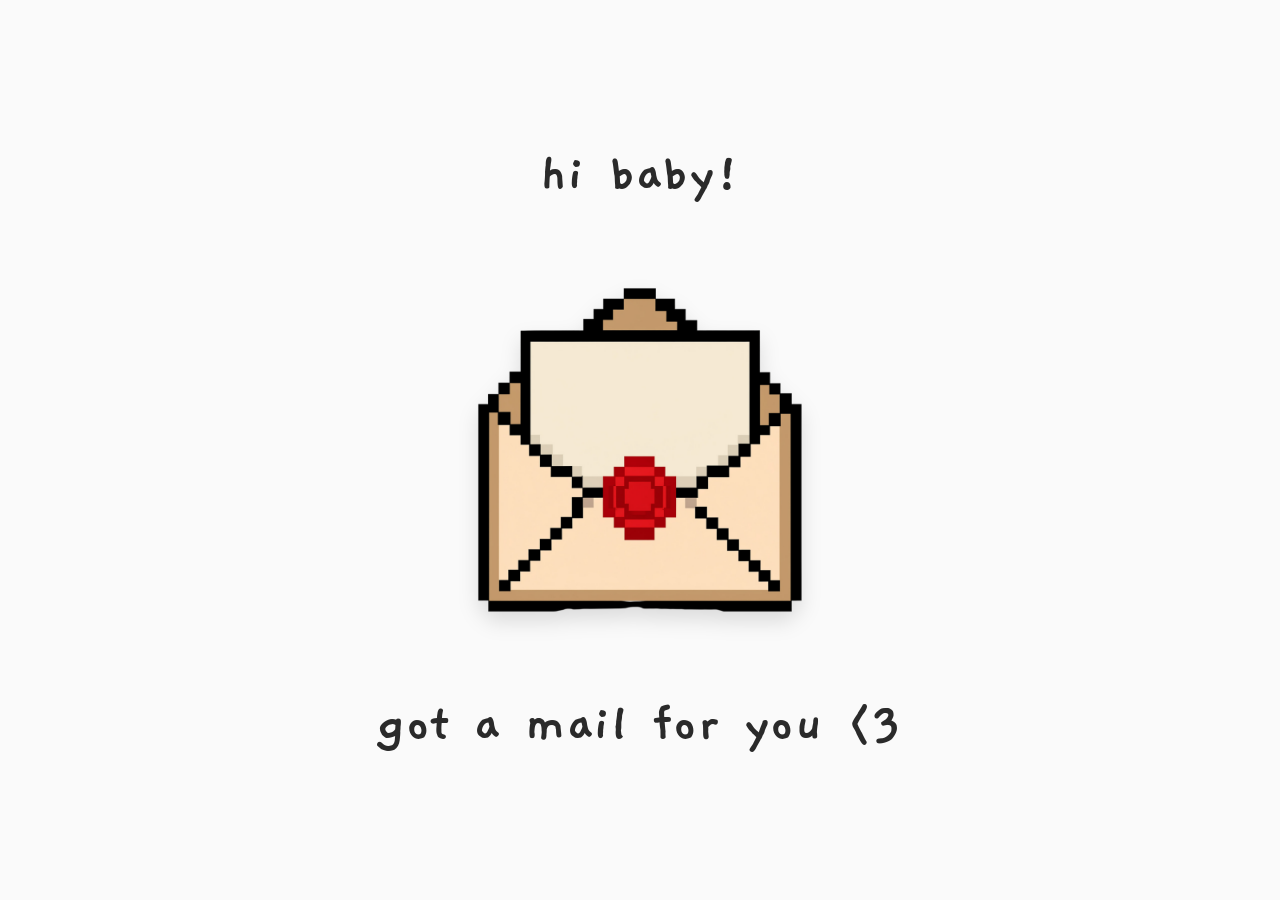
<file: index.html>
<!DOCTYPE html>
<html lang="th">

<head>
  <meta charset="UTF-8">
  <meta name="viewport" content="width=device-width, initial-scale=1, viewport-fit=cover">
  <meta name="theme-color" content="#0a3aa8">

  <title>Happy Birthday 🎂</title>

  <link href="https://fonts.googleapis.com/css2?family=Mali:wght@400;600&family=Itim&family=Gaegu:wght@400;700&display=swap" rel="stylesheet">

  <link rel="stylesheet" href="style.css">
</head>

<body>

  <!-- หน้า 1 -->
  <section class="page" id="p1">
    <div class="t1">hi baby!</div>

    <img
      class="letter"
      src="letter.png"
      alt="letter"
      id="letter"
      onerror="fb(this,'💌')"
    >

    <div class="t2">got a mail for you &lt;3</div>
  </section>


  <!-- หน้า 2 -->
  <section class="page" id="p2">

    <img
      class="party l"
      src="plu.png"
      alt=""
      onerror="fb(this,'🎉')"
    >

    <img
      class="party r"
      src="plu.png"
      alt=""
      onerror="fb(this,'🎉')"
    >

    <div class="stage">

      <div class="hero">
        <img
          class="person"
          src="heart.png"
          alt=""
          onerror="fb(this,'🥳')"
        >

        <img
          class="cake"
          src="cake.png"
          alt=""
          onerror="fb(this,'🎂')"
        >

        <img
          class="gift"
          src="gift.png"
          alt=""
          onerror="fb(this,'🎁')"
        >
      </div>

      <h1>สุขสันต์วันเกิดนะคะ 🎂💗</h1>

      <div id="msg">
        ขอให้ปีนี้เป็นปีที่ดีสำหรับเธอ ขอให้มีแต่เรื่องดี ๆ เข้ามาในชีวิต
        ขอให้สิ่งที่ตั้งใจไว้ค่อย ๆ สำเร็จไปทีละอย่าง มีความสุขในทุก ๆ วัน
        ได้ทำในสิ่งที่ชอบ และได้อยู่กับคนที่รักเธอมาก ๆ

        <br><br>

        ขอบคุณที่เข้ามาเป็นส่วนหนึ่งในชีวิต และขอบคุณสำหรับทุกช่วงเวลาที่เราได้มีด้วยกันนะ
        ถึงบางครั้งอาจมีงอน มีทะเลาะกันบ้าง แต่เค้าก็ยังอยากอยู่ข้าง ๆ เธอ
        และผ่านทุกเรื่องไปด้วยกัน

        <br><br>

        ขอให้เธอยิ้มเยอะ ๆ มีความสุขมาก ๆ และไม่ว่าจะเจออะไร
        อย่าลืมว่ายังมีเค้าอยู่ตรงนี้เสมอ ❤️

        <br><br>

        รักเธอนะ ขอให้วันเกิดปีนี้เป็นอีกหนึ่งวันที่เธอมีความสุขที่สุดเลย 🎉🎂
      </div>

      <div class="end" id="end">💙</div>

      <button class="replay" id="replay">
        ดูอีกครั้ง ↻
      </button>

    </div>
  </section>


  <script src="script.js"></script>

</body>

</html>
</file>
<file: style.css>
:root{--blue:#0a3aa8;--ink:#2a2a2a}
*{box-sizing:border-box;margin:0;padding:0}
html,body{height:100%;font-family:'Mali','Itim',cursive;-webkit-tap-highlight-color:transparent;-webkit-text-size-adjust:100%}
body{background:#fafafa;overflow:hidden}
.page{position:fixed;inset:0;height:100vh;height:100dvh;display:flex;flex-direction:column;align-items:center;transition:opacity 1.2s ease}
.page.hide{opacity:0;pointer-events:none}

/* ---------- หน้า 1 ---------- */
#p1{background:#fafafa;justify-content:center;gap:28px;color:var(--ink);font-size:clamp(26px,5vw,40px);text-align:center}
#p1 .letter{width:clamp(220px,min(64vw,540px,48vh),540px);cursor:pointer;position:relative;z-index:2;filter:drop-shadow(0 10px 10px rgba(0,0,0,.12));
  animation:letterIn 1s .3s cubic-bezier(.3,1.6,.5,1) both,letterIdle 3s 1.4s ease-in-out infinite;transition:scale .25s}
#p1 .letter:hover{scale:1.1}
#p1 .letter:active{scale:.94}
#p1 .letter.opening{animation:letterOpen .65s ease-in forwards!important}
@keyframes letterIn{0%{opacity:0;transform:translateY(60px) scale(.2) rotate(-25deg)}100%{opacity:1;transform:none}}
@keyframes letterIdle{
  0%{transform:translateY(0) rotate(-6deg) scale(1)}
  15%{transform:translateY(-34px) rotate(6deg) scale(1.06)}
  30%{transform:translateY(0) rotate(-6deg) scale(.97,1.03)}
  38%{transform:translateY(8px) rotate(0) scale(1.06,.92)}
  48%{transform:translateY(-22px) rotate(0) scale(1)}
  56%{transform:translateY(0) rotate(0)}
  62%{transform:rotate(-14deg) scale(1.08)}68%{transform:rotate(14deg) scale(1.08)}
  74%{transform:rotate(-11deg)}80%{transform:rotate(10deg)}86%{transform:rotate(-5deg)}92%{transform:rotate(0)}
  100%{transform:translateY(0) rotate(-6deg) scale(1)}}
@keyframes letterOpen{0%{transform:scale(1) rotate(0)}40%{transform:scale(1.35) rotate(-10deg)}100%{transform:scale(0) rotate(40deg) translateY(-80px);opacity:0}}
#p1 .t1,#p1 .t2{font-family:'Gaegu','Mali','Itim',cursive;font-weight:700;letter-spacing:.5px;font-size:clamp(34px,7vw,56px);line-height:1.1}
#p1 .t1{animation:fadeUp 1s .2s both,textBob 2s 1.4s ease-in-out infinite}
#p1 .t2{animation:fadeUp 1s .6s both,textBob 2s 1.7s ease-in-out infinite}
@keyframes textBob{0%,100%{transform:translateY(0) rotate(-3deg)}50%{transform:translateY(-14px) rotate(3deg)}}
.floaties{position:absolute;inset:0;overflow:hidden;pointer-events:none}
.floaties i{position:absolute;bottom:-40px;font-style:normal;color:#e8667a;opacity:0;animation:rise linear infinite}
.floaties i:nth-child(even){color:#f2b45a}
.floaties i:nth-child(1){left:8%;font-size:22px;animation-duration:7s}
.floaties i:nth-child(2){left:20%;font-size:16px;animation-duration:9s;animation-delay:1s}
.floaties i:nth-child(3){left:34%;font-size:28px;animation-duration:8s;animation-delay:2.5s}
.floaties i:nth-child(4){left:48%;font-size:18px;animation-duration:10s;animation-delay:.5s}
.floaties i:nth-child(5){left:62%;font-size:24px;animation-duration:7.5s;animation-delay:3s}
.floaties i:nth-child(6){left:76%;font-size:16px;animation-duration:9s;animation-delay:1.8s}
.floaties i:nth-child(7){left:88%;font-size:26px;animation-duration:8.5s;animation-delay:4s}
.floaties i:nth-child(8){left:92%;font-size:14px;animation-duration:11s;animation-delay:2s}
@keyframes rise{0%{opacity:0;transform:translateY(0) rotate(0) scale(.6)}15%{opacity:.8}85%{opacity:.7}100%{opacity:0;transform:translateY(-105vh) rotate(40deg) scale(1.1)}}
@keyframes fadeUp{from{opacity:0;transform:translateY(14px)}to{opacity:1;transform:none}}

/* ---------- หน้า 2 ---------- */
#p2{background:var(--blue);color:#fff;overflow-y:auto;overflow-x:hidden;opacity:0;pointer-events:none;justify-content:flex-start}
#p2.show{opacity:1;pointer-events:auto}
.stage{position:relative;width:100%;max-width:900px;min-height:100%;padding:calc(64px + env(safe-area-inset-top)) max(22px,env(safe-area-inset-right)) calc(90px + env(safe-area-inset-bottom)) max(22px,env(safe-area-inset-left));display:flex;flex-direction:column;align-items:center}
.party{position:fixed;top:calc(14px + env(safe-area-inset-top));width:clamp(56px,12vw,100px);opacity:0;z-index:5;transform-origin:50% 90%}
.party.l{left:calc(14px + env(safe-area-inset-left))}.party.r{right:calc(14px + env(safe-area-inset-right))}
#p2.show .party.l{animation:pop .8s .4s both}
#p2.show .party.r{animation:popR .8s .6s both}
@keyframes pop{0%{opacity:0;transform:scale(0) rotate(-40deg)}70%{transform:scale(1.25) rotate(8deg)}100%{opacity:1;transform:scale(1)}}
@keyframes popR{0%{opacity:0;transform:scaleX(-1) scale(0) rotate(40deg)}70%{transform:scaleX(-1) scale(1.25) rotate(-8deg)}100%{opacity:1;transform:scaleX(-1) scale(1)}}
@keyframes wiggleL{0%,100%{transform:rotate(-8deg) scale(1)}50%{transform:rotate(10deg) scale(1.1)}}
@keyframes wiggleR{0%,100%{transform:scaleX(-1) rotate(-8deg) scale(1)}50%{transform:scaleX(-1) rotate(10deg) scale(1.1)}}

.hero{position:relative;width:min(68vw,430px,38vh);min-width:210px;margin:6px 0 clamp(34px,9vw,70px)}
.hero img,.hero>span{position:absolute;opacity:0;image-rendering:auto}
.hero .person{position:static;display:block;width:100%;height:auto}
.hero .cake{rotate:-14deg;left:10%;top:86%;width:26%;transform-origin:50% 100%}
.hero .gift{rotate:12deg;left:86%;top:86%;width:26%;transform-origin:50% 100%}
#p2.show .person{animation:flyIn 1.4s .4s cubic-bezier(.2,.9,.3,1.2) both,bob 3s 2s ease-in-out infinite}
#p2.show .cake{animation:squish .9s 1.7s both,cakeHop 2.6s 2.8s ease-in-out infinite}
#p2.show .gift{animation:giftIn 1s 1.1s cubic-bezier(.3,1.4,.5,1) both,jiggle 3s 2.4s ease-in-out infinite}
@keyframes flyIn{0%{opacity:0;transform:translate(120%,-90%) rotate(25deg) scale(.3)}60%{transform:translate(0,4%) rotate(-6deg) scale(1.08)}100%{opacity:1;transform:none}}
@keyframes bob{0%,100%{transform:translateY(0) rotate(-1.5deg)}50%{transform:translateY(-8px) rotate(1.5deg)}}
@keyframes squish{0%{opacity:0;transform:translateY(-120px) scale(.6,1.3)}55%{opacity:1;transform:translateY(0) scale(1.25,.75)}75%{transform:scale(.92,1.1)}100%{opacity:1;transform:none}}
@keyframes cakeHop{0%,100%{transform:rotate(-3deg)}50%{transform:rotate(4deg) translateY(-4px)}80%{transform:rotate(-3deg)}88%{transform:translateY(-12px) scale(.96,1.05)}94%{transform:scale(1.05,.95)}}
@keyframes giftIn{0%{opacity:0;transform:translate(160px,-140px) rotate(60deg)}100%{opacity:1;transform:none}}
@keyframes jiggle{0%,100%{transform:rotate(3deg)}50%{transform:rotate(-4deg) translateY(-4px)}75%{transform:rotate(0)}80%{transform:rotate(-9deg)}86%{transform:rotate(9deg)}92%{transform:rotate(-4deg)}}

h1{font-family:'Itim','Mali',cursive;font-weight:400;font-size:clamp(24px,5.2vw,38px);margin:26px 0 30px;text-align:center;line-height:1.35;opacity:0}
#p2.show h1{animation:titlePop .9s 2.5s cubic-bezier(.3,1.6,.5,1) both}
@keyframes titlePop{0%{opacity:0;transform:scale(.4) translateY(20px)}100%{opacity:1;transform:none}}
#msg{width:100%;max-width:780px;text-align:center;font-size:clamp(15px,2.6vw,20px);line-height:1.9}
#msg p{margin-bottom:1.4em;min-height:1.9em}
.caret{display:inline-block;width:2px;height:1em;background:#fff;vertical-align:-2px;margin-left:2px;animation:blink .8s steps(1) infinite}
@keyframes blink{50%{opacity:0}}
.end{margin-top:6px;font-size:28px;opacity:0;transition:opacity 1s}.end.on{opacity:1;animation:bob 2s ease-in-out infinite}
.replay{margin-top:18px;background:none;border:1.5px solid #fff8;color:#fff;border-radius:99px;padding:6px 18px;font-family:inherit;font-size:14px;cursor:pointer;opacity:0;transition:opacity 1s}
.replay.on{opacity:.9}

/* ---------- โทรศัพท์ ---------- */
@media (max-width:480px){
  #p1{gap:22px}
  #p1 .letter{width:82vw;max-width:340px}
  .stage{padding-top:calc(80px + env(safe-area-inset-top))}
  #msg{font-size:15.5px;line-height:1.85}
}
/* ---------- โทรศัพท์แนวนอน / จอเตี้ย ---------- */
@media (max-height:480px) and (orientation:landscape){
  #p1{flex-direction:row;flex-wrap:wrap;gap:6px 24px;align-content:center;justify-content:center}
  #p1 .letter{width:min(48vh,280px)}
  .stage{padding-top:calc(24px + env(safe-area-inset-top))}
  .hero{width:min(50vw,30vh,260px)}
}
/* ---------- จอคอมใหญ่ ---------- */
@media (min-width:1100px){
  #msg{font-size:22px}
  h1{font-size:44px}
}
@media (prefers-reduced-motion:reduce){
  *{animation-duration:.01s!important;animation-iteration-count:1!important}
}
</file>
